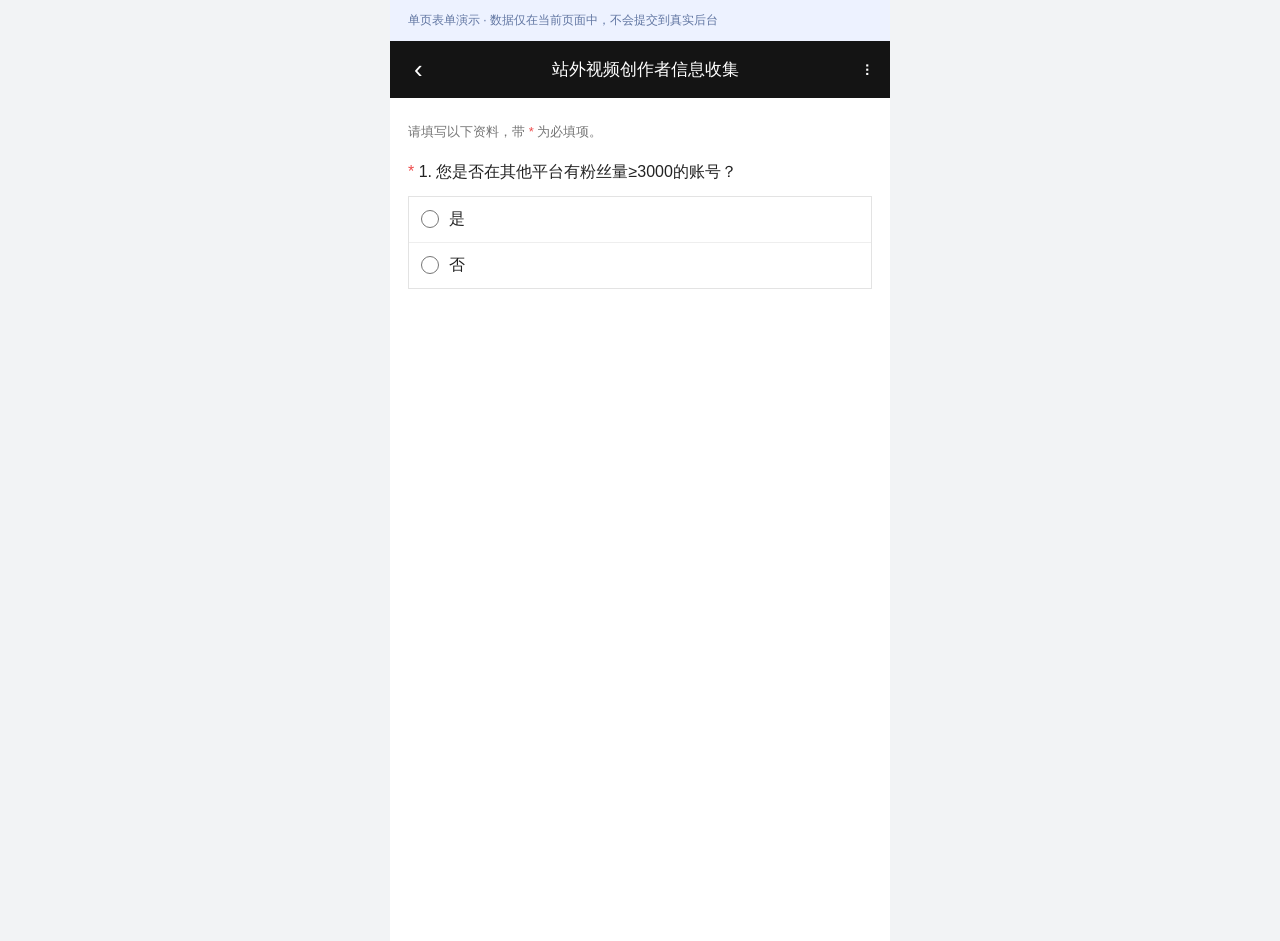
<file: index.html>
<!doctype html><html lang="zh-CN"><head><meta charset="utf-8"><meta name="viewport" content="width=device-width,initial-scale=1"><title>站外视频创作者信息收集</title><style>*{box-sizing:border-box}[hidden]{display:none!important}body{margin:0;font-family:-apple-system,BlinkMacSystemFont,'Microsoft YaHei',sans-serif;background:#f2f3f5;color:#222}.notice{max-width:500px;margin:auto;padding:12px 18px;color:#6176a2;font-size:12px;background:#edf2ff}.phone{max-width:500px;min-height:100vh;margin:auto;background:#fff}header{height:57px;background:#141414;color:white;display:flex;align-items:center;justify-content:space-between;padding:0 18px;font-size:17px}header button{background:none;border:0;color:white;font-size:26px;cursor:pointer}.content{padding:24px 18px 40px}.description{color:#777;font-size:13px;line-height:1.5}.q{padding:18px 0}.label{font-size:16px;margin-bottom:12px;line-height:1.5}.star{color:#ee4b4b}.options{border:1px solid #e3e3e3}.option{display:flex;align-items:center;gap:10px;padding:12px;border-bottom:1px solid #eee}.option:last-child{border:0}input[type=radio],input[type=checkbox]{accent-color:#078ef5;width:18px;height:18px;margin:0}.text{width:100%;height:43px;border:1px solid #ddd;font:inherit;padding:9px}.other{padding:0 12px 12px 40px}.sub{font-size:13px;color:#888;line-height:1.5;margin:0 0 12px}.upload{width:115px;height:90px;border:1px solid #ddd;border-radius:4px;background:white;color:#888;display:flex;flex-direction:column;align-items:center;justify-content:center;cursor:pointer}.upload b{color:#078ef5;font-size:24px}.upload input{position:absolute;width:1px;height:1px;opacity:0}.preview{max-height:100px;max-width:150px;margin-top:10px;display:block}.error{display:none;background:#fcecec;color:#d33;padding:9px;font-size:13px;margin-top:8px}.q.invalid{outline:1px dashed #ed9292;outline-offset:5px}.q.invalid .error{display:block}.submit{width:100%;height:48px;border:0;background:#078ef5;color:white;font-size:17px;cursor:pointer}.mask{display:none;position:fixed;inset:0;background:#0008;align-items:center;justify-content:center;padding:20px}.mask.show{display:flex}.modal{max-width:350px;width:100%;padding:22px;background:white;border-radius:6px;line-height:1.5}.actions{display:flex;justify-content:flex-end;gap:10px;margin-top:24px}.actions button{padding:9px 15px;border:1px solid #ddd;background:white;border-radius:4px}.actions button.primary{background:#078ef5;color:white;border-color:#078ef5}.toast{padding:10px;color:#d33;background:#fff2f2;display:none}.done{display:none;text-align:center;padding:100px 20px}.done strong{display:block;font-size:18px;margin:18px}.exited{display:none;text-align:center;padding:100px 20px}.exited button{border:0;background:#078ef5;color:white;padding:12px}</style></head><body><div class="notice">单页表单演示 · 数据仅在当前页面中，不会提交到真实后台</div><div class="phone"><header><button id="back" aria-label="返回">‹</button><span>站外视频创作者信息收集</span><span>⋮</span></header><form class="content" id="form" novalidate><div class="description">请填写以下资料，带 <span class="star">*</span> 为必填项。</div><section class="q" id="q1"><div class="label"><span class="star">*</span> 1. 您是否在其他平台有粉丝量≥3000的账号？</div><div class="options"><label class="option"><input type="radio" name="q1" value="是">是</label><label class="option"><input type="radio" name="q1" value="否">否</label></div><div class="error"></div></section><section class="q" id="q2" hidden><div class="label"><span class="star">*</span> 2. 粉丝量≥3000的账号是哪个平台？<span class="description">（请选择1—5项，已选择 <span id="num">0</span> 项）</span></div><div class="options" id="platforms"><label class="option"><input type="checkbox" value="抖音">抖音</label><label class="option"><input type="checkbox" value="小红书">小红书</label><label class="option"><input type="checkbox" value="快手">快手</label><label class="option"><input type="checkbox" value="B站">B站</label><label class="option"><input id="otherCheck" type="checkbox" value="其他">其他</label><div class="other" id="otherBox" hidden><input class="text" id="other" maxlength="10" placeholder="请输入平台名称"></div></div><div class="error"></div></section><section class="q" id="q3" hidden><div class="label"><span class="star">*</span> 3. 你的 vx/QQ 联系方式是</div><input class="text" id="contact" maxlength="50" placeholder="请输入联系方式"><div class="error"></div></section><section class="q" id="q4" hidden><div class="label"><span class="star">*</span> 4. 请填写你的 LOFTER 主页链接</div><div class="sub">若上传失败，请使用右上角分享按钮→分享到→浏览器打开。</div><input class="text" id="url" placeholder="请输入主页链接"><div class="error"></div></section><section class="q" id="q5" hidden><div class="label"><span class="star">*</span> 5. 请上传你的个人主页截图</div><div class="sub">任一符合粉丝量≥3000的账号即可；JPG/PNG，1张，不超过50MB。</div><label class="upload"><b>↥</b><span>选择图片</span><input type="file" id="pic1" accept="image/jpeg,image/png"></label><img class="preview" id="preview1" alt="个人主页截图预览" hidden><div class="error"></div></section><section class="q" id="q6" hidden><div class="label"><span class="star">*</span> 6. 请上传你的后台数据截图</div><div class="sub">任一符合粉丝量≥3000的账号即可；JPG/PNG，1张，不超过50MB。</div><label class="upload"><b>↥</b><span>选择图片</span><input type="file" id="pic2" accept="image/jpeg,image/png"></label><img class="preview" id="preview2" alt="后台数据截图预览" hidden><div class="error"></div></section><div class="toast" id="toast"></div><button class="submit" id="submitBtn" type="submit" hidden>提交</button></form><div class="done" id="done">✓<strong>申请已提交</strong>这是演示结果，未发送至真实后台。</div><div class="exited" id="exited">已退出，未提交的内容已清空。<p><button id="restart">重新填写</button></p></div></div><div class="mask" id="mask"><div class="modal">退出后已填写的内容将不保留，确定退出吗？<div class="actions"><button id="stay">继续填写</button><button class="primary" id="leave">确认退出</button></div></div></div><script>
const $=s=>document.querySelector(s);let dirty=false,urls={};function invalid(id,msg){let q=$('#'+id);q.classList.add('invalid');q.querySelector('.error').textContent=msg;return false}function clear(id){let q=$('#'+id);q.classList.remove('invalid');q.querySelector('.error').textContent=''}function resetPic(n){$('#pic'+n).value='';if(urls[n])URL.revokeObjectURL(urls[n]);delete urls[n];$('#preview'+n).hidden=true;$('#preview'+n).removeAttribute('src')}function refreshBranch(){let yes=$('input[name=q1]:checked')?.value==='是';['q2','q3','q4','q5','q6'].forEach(id=>{$('#'+id).hidden=!yes;clear(id)});$('#submitBtn').hidden=!$('input[name=q1]:checked');if(!yes){document.querySelectorAll('#platforms input[type=checkbox]').forEach(x=>x.checked=false);$('#other').value='';$('#otherBox').hidden=true;$('#num').textContent=0;resetPic(1);resetPic(2)}}document.querySelectorAll('input[name=q1]').forEach(x=>x.addEventListener('change',()=>{dirty=true;clear('q1');refreshBranch()}));$('#platforms').addEventListener('change',()=>{let a=[...document.querySelectorAll('#platforms input:checked')];$('#num').textContent=a.length;$('#otherBox').hidden=!$('#otherCheck').checked;if(!$('#otherCheck').checked)$('#other').value='';clear('q2')});$('#form').addEventListener('input',e=>{dirty=true;let q=e.target.closest('.q');if(q)clear(q.id)});[1,2].forEach(n=>$('#pic'+n).addEventListener('change',e=>{let file=e.target.files[0];if(!file)return;let id=n===1?'q5':'q6';if(!['image/jpeg','image/png'].includes(file.type)){resetPic(n);invalid(id,'仅支持 JPG/PNG 格式（示例文案）');return}if(file.size>50*1024*1024){resetPic(n);invalid(id,'文件大小不能超过 50MB');return}if(urls[n])URL.revokeObjectURL(urls[n]);urls[n]=URL.createObjectURL(file);$('#preview'+n).src=urls[n];$('#preview'+n).hidden=false;clear(id)}));$('#form').addEventListener('submit',e=>{e.preventDefault();['q1','q2','q3','q4','q5','q6'].forEach(clear);let ok=true,answer=$('input[name=q1]:checked')?.value;if(answer==='否'){dirty=false;$('#form').style.display='none';$('#done').style.display='block';window.scrollTo(0,0);return}if(!answer){invalid('q1','请选择一项');ok=false}if(answer==='是'){let selected=[...document.querySelectorAll('#platforms input:checked')];if(!selected.length){invalid('q2','此题最少要选择 1 项，您少选择了 1 项');ok=false}else if(selected.length===1&&selected[0].value==='其他'&&($('#other').value.trim().length<2||$('#other').value.trim().length>10)){invalid('q2','请输入 2～10 个字符的平台名称');ok=false}if(!$('#pic1').files.length){invalid('q5','请上传文件');ok=false}if(!$('#pic2').files.length){invalid('q6','请上传文件');ok=false}}if(!$('#contact').value.trim()){invalid('q3','请输入内容');ok=false}let u=$('#url').value.trim();try{let parsed=new URL(u);if(!['http:','https:'].includes(parsed.protocol))throw Error()}catch{invalid('q4',u?'请输入有效的 HTTP 或 HTTPS 链接':'请输入内容');ok=false}if(!ok){document.querySelector('.q.invalid')?.scrollIntoView({behavior:'smooth',block:'center'});return}dirty=false;$('#form').style.display='none';$('#done').style.display='block';window.scrollTo(0,0)});$('#back').onclick=()=>{if(dirty)$('#mask').classList.add('show');else{$('#form').style.display='none';$('#exited').style.display='block'}};$('#stay').onclick=()=>$('#mask').classList.remove('show');$('#leave').onclick=()=>{$('#form').reset();resetPic(1);resetPic(2);refreshBranch();dirty=false;$('#mask').classList.remove('show');$('#form').style.display='none';$('#done').style.display='none';$('#exited').style.display='block';window.scrollTo(0,0)};$('#restart').onclick=()=>{['q1','q2','q3','q4','q5','q6'].forEach(clear);$('#exited').style.display='none';$('#form').style.display='block'};
</script></body></html>
</file>
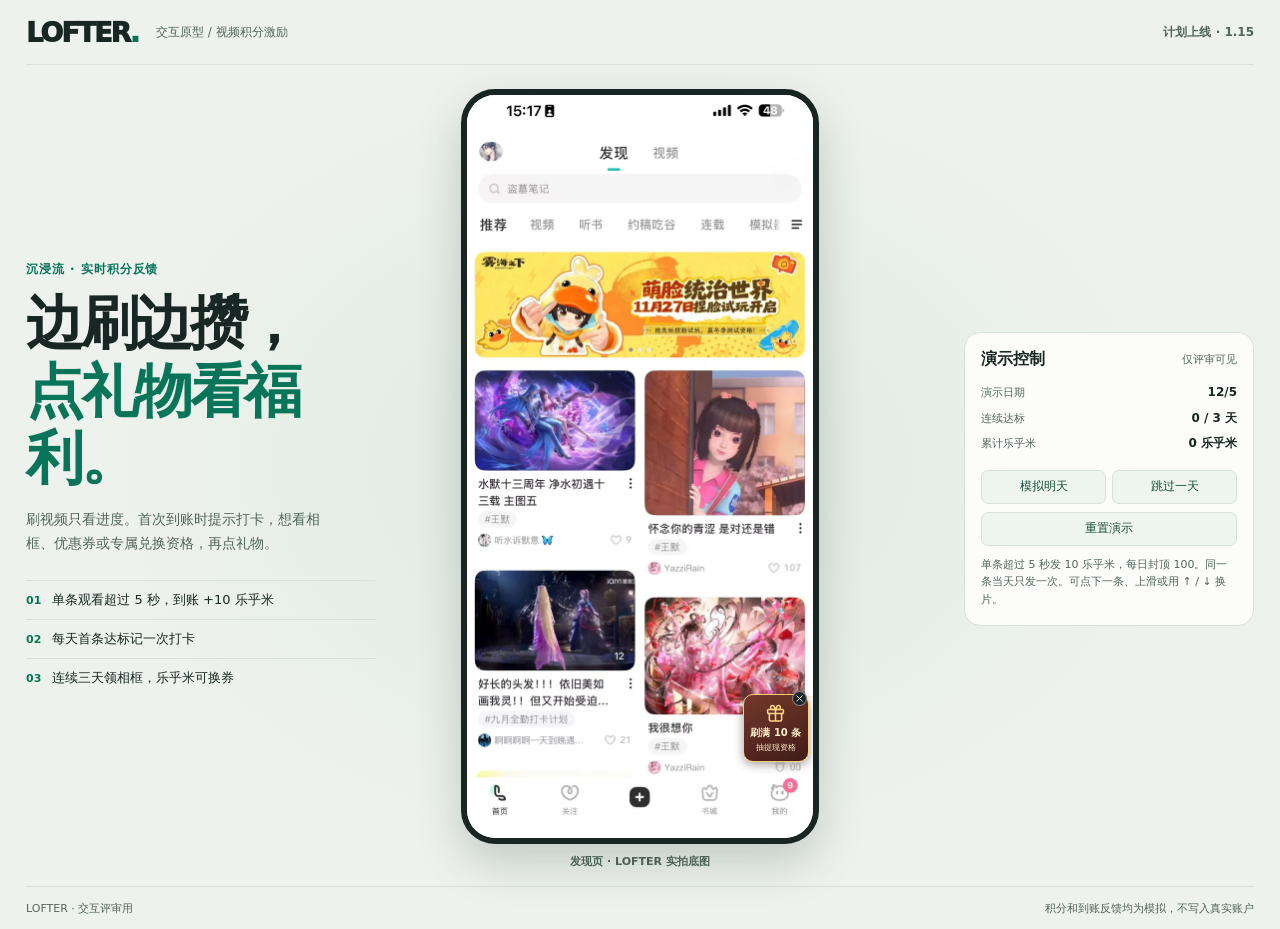
<file: video-reward-demo/index.html>
<!doctype html>
<html lang="zh-CN">
<head>
<meta charset="utf-8">
<meta name="viewport" content="width=device-width, initial-scale=1, viewport-fit=cover">
<title>LOFTER · 视频激励 Demo</title>
<link rel="stylesheet" href="styles.css">
<script defer src="app.js"></script>
</head>
<body>
<svg class="symbols" xmlns="http://www.w3.org/2000/svg" aria-hidden="true">
  <symbol id="i-play" viewBox="0 0 24 24"><path d="m9 5 11 7-11 7Z" fill="currentColor" stroke="none"/></symbol>
  <symbol id="i-back" viewBox="0 0 24 24"><path d="m14 5-7 7 7 7"/></symbol>
  <symbol id="i-down" viewBox="0 0 24 24"><path d="m5 9 7 7 7-7"/></symbol>
  <symbol id="i-close" viewBox="0 0 24 24"><path d="m6 6 12 12M18 6 6 18"/></symbol>
  <symbol id="i-gift" viewBox="0 0 24 24"><rect x="3" y="7.5" width="18" height="4.5" rx="1.2"/><path d="M5 12v7a1.5 1.5 0 0 0 1.5 1.5h11A1.5 1.5 0 0 0 19 19v-7M12 7.5v13M12 7.5H8.5a2.3 2.3 0 1 1 1.7-4L12 7.5Zm0 0h3.5a2.3 2.3 0 1 0-1.7-4L12 7.5Z"/></symbol>
  <symbol id="i-check" viewBox="0 0 24 24"><path d="m5 12 4 4L19 6"/></symbol>
  <symbol id="i-heart" viewBox="0 0 24 24"><path d="M12 20 4 12a4.5 4.5 0 0 1 6.4-6.4L12 7.2l1.6-1.6A4.5 4.5 0 0 1 20 12Z"/></symbol>
  <symbol id="i-frame" viewBox="0 0 24 24"><rect x="3" y="3" width="18" height="18" rx="5"/><circle cx="12" cy="10" r="2.5"/><path d="M7 17a5 5 0 0 1 10 0"/></symbol>
  <symbol id="i-coupon" viewBox="0 0 24 24"><path d="M4 6h16v4a2 2 0 0 0 0 4v4H4v-4a2 2 0 0 0 0-4V6Zm10 1v2m0 2v2m0 2v2"/></symbol>
  <symbol id="i-key" viewBox="0 0 24 24"><circle cx="8" cy="9" r="4"/><path d="m11 12 8 8m-4-4 2-2m0 4 2-2"/></symbol>
</svg>
<header class="mast wrap"><b>LOFTER<span>.</span></b><span>交互原型 / 视频积分激励</span><small>计划上线 · 1.15</small></header>
<main class="workspace wrap">
  <aside class="intro" aria-label="原型说明">
    <div class="eyebrow">沉浸流 · 实时积分反馈</div>
    <h1>边刷边攒，<br><span>点礼物看福利。</span></h1>
    <p>刷视频只看进度。首次到账时提示打卡，想看相框、优惠券或专属兑换资格，再点礼物。</p>
    <ol><li><b>01</b> 单条观看超过 5 秒，到账 +10 乐乎米</li><li><b>02</b> 每天首条达标记一次打卡</li><li><b>03</b> 连续三天领相框，乐乎米可换券</li></ol>
  </aside>
  <div class="preview">
    <div class="device" aria-label="LOFTER 手机原型">
      <div class="discovery" id="discovery">
        <div class="discovery-screen">
          <img class="discovery-shot" src="media/lofter-discovery.png" alt="LOFTER 发现页，包含顶部发现和视频标签、搜索栏、推荐 Banner、双列内容与底部导航">
          <button class="hotspot video-tab" id="feedTab" aria-label="视频"></button>
          <button class="hotspot first-card" id="firstCard" aria-label="打开推荐视频"></button>
          <button class="home-edge" id="homeEdge" aria-label="刷满 10 条，抽提现资格">
            <svg aria-hidden="true"><use href="#i-gift"/></svg><b>刷满 10 条</b><small>抽提现资格</small>
          </button>
          <button class="edge-close" id="hideEntry" aria-label="关闭首页活动入口"><svg><use href="#i-close"/></svg></button>
        </div>
      </div>
      <div class="player" id="player" hidden>
        <video id="video" playsinline muted preload="auto" loop aria-label="演示视频"></video>
        <button class="playfield" id="playfield" aria-label="暂停视频"><span id="playBadge" class="play-badge" hidden><svg><use href="#i-play"/></svg></span></button>
        <div class="video-shade" aria-hidden="true"></div>
        <header class="player-nav"><button id="back" aria-label="返回发现页"><svg><use href="#i-back"/></svg></button><b>推荐</b></header>
        <div class="reward-rail" id="rewardRail">
          <button class="hang" id="rewardOpen" aria-label="查看打卡和奖励" aria-expanded="false" aria-controls="rewardPanel">
            <span class="ring-wrap" aria-hidden="true"><svg class="ring" viewBox="0 0 50 50"><circle class="ring-track" cx="25" cy="25" r="22"/><circle class="ring-progress" id="ring" cx="25" cy="25" r="22" pathLength="100"/></svg><span class="ring-center"><svg><use id="ringIcon" href="#i-gift"/></svg></span></span>
            <b id="hangWord">今日 0/10 条</b>
          </button>
          <button class="hang-close" id="hideReward" aria-label="关闭视频奖励挂件"><svg><use href="#i-close"/></svg></button>
          <div class="reward-hint" id="rewardHint" hidden><b id="hintTitle"></b><small id="hintDetail"></small></div>
          <section class="reward-panel" id="rewardPanel" aria-labelledby="panelTitle" hidden>
            <header class="panel-header"><div><h2 id="panelTitle" tabindex="-1">视频好礼</h2><p>可用 <b id="panelBalance">0</b> 乐乎米</p></div><button class="panel-close" id="panelClose" aria-label="收起视频好礼"><svg><use href="#i-close"/></svg></button></header>
            <div class="panel-streak"><b id="panelStreak">连续打卡 0/3 天</b><ol id="daySteps"><li>第 1 天</li><li>第 2 天</li><li>第 3 天</li></ol><p id="panelNext"></p></div>
            <ul class="panel-rewards">
              <li><svg aria-hidden="true"><use href="#i-frame"/></svg><div><b>限定头像框</b><small>连续打卡 3 天免费领</small></div><button id="claimFrame" disabled>未解锁</button></li>
              <li><svg aria-hidden="true"><use href="#i-coupon"/></svg><div><b>小黄车优惠券</b><small id="couponDescription">100 乐乎米兑换</small></div><button id="redeemCoupon" disabled>未攒够</button></li>
              <li><svg aria-hidden="true"><use href="#i-key"/></svg><div><b>乐乎米专属兑换权</b><small id="permissionDescription">仅受邀用户开放</small></div><span id="permissionState" class="panel-tag">受邀开放</span></li>
            </ul>
            <p class="panel-status" id="panelStatus" role="status" hidden></p>
          </section>
        </div>
        <button class="quiet-open" id="quietOpen" aria-label="恢复奖励挂件" hidden><svg aria-hidden="true"><use href="#i-gift"/></svg></button>
        <span class="sr-only" id="announce" role="status"></span>
        <div class="social">
          <button id="like" aria-label="点赞" aria-pressed="false"><svg><use href="#i-heart"/></svg><span id="likeCount"></span></button>
          <button id="next" aria-label="下一条视频"><svg><use href="#i-down"/></svg><span>下一条</span></button>
        </div>
        <div class="video-copy"><span id="videoTag"></span><b id="videoAuthor"></b><p id="caption"></p><small>上滑看下一条</small></div>
      </div>
    </div>
    <p class="device-caption" id="viewLabel">发现页 · LOFTER 实拍底图</p>
  </div>
  <aside class="review" aria-label="演示控制">
    <div class="review-card">
      <div class="review-title"><h2>演示控制</h2><small>仅评审可见</small></div>
      <dl><div><dt>演示日期</dt><dd id="dayStat"></dd></div><div><dt>连续达标</dt><dd id="doneStat">0 / 3 天</dd></div><div><dt>累计乐乎米</dt><dd id="pointsStat">0 乐乎米</dd></div></dl>
      <div class="review-days"><button id="tomorrow">模拟明天</button><button id="skipDay">跳过一天</button></div>
      <button class="reset" id="reset">重置演示</button>
      <p>单条超过 5 秒发 10 乐乎米，每日封顶 100。同一条当天只发一次。可点下一条、上滑或用 ↑ / ↓ 换片。</p>
    </div>
  </aside>
</main>
<footer class="foot wrap"><span>LOFTER · 交互评审用</span><span>积分和到账反馈均为模拟，不写入真实账户</span></footer>
</body>
</html>
</file>
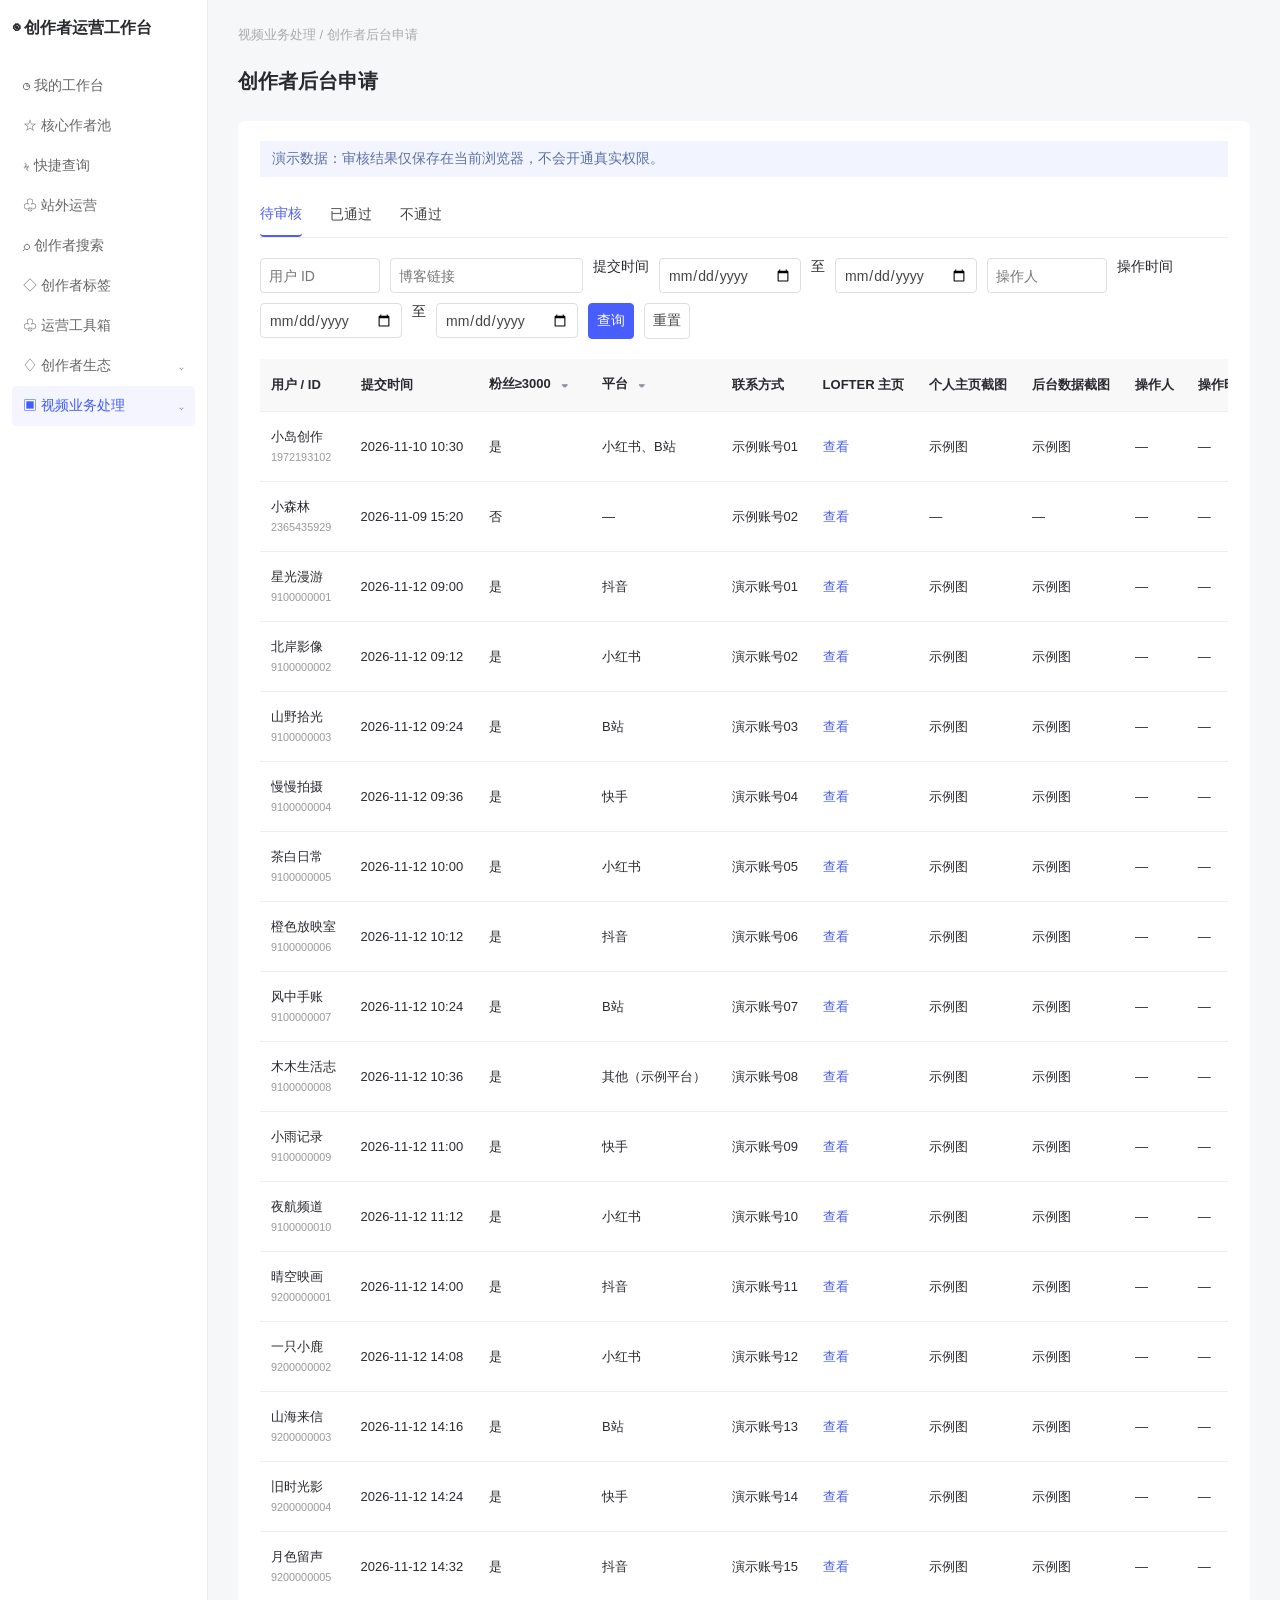
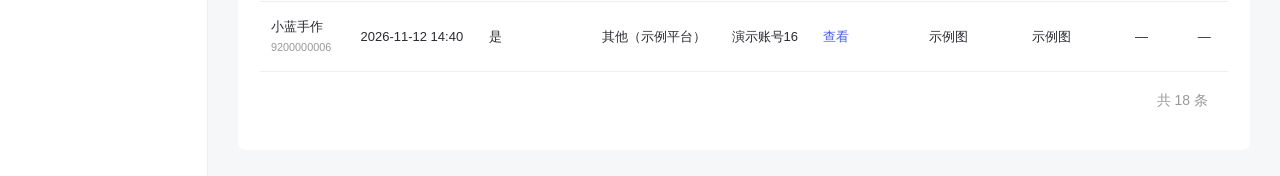
<file: review.html>
<!doctype html><html lang="zh-CN"><head><meta charset="utf-8"><title>创作者后台申请审核</title><meta name="viewport" content="width=device-width,initial-scale=1"><style>*{box-sizing:border-box}body{margin:0;font:14px 'Microsoft YaHei',sans-serif;color:#292a2f;background:#f6f7f9;display:flex}aside{width:208px;background:white;border-right:1px solid #eee;min-height:100vh;flex-shrink:0;padding:18px 12px}.brand{font-size:16px;font-weight:600;margin:0 0 27px}.nav{padding:11px;color:#666}.nav.sel{background:#f4f5ff;color:#405cff;border-radius:5px}.nav-toggle{display:flex;width:100%;align-items:center;justify-content:space-between;text-align:left;border:0;background:transparent;font:inherit;cursor:pointer}.nav-toggle .arrow{font-size:12px;transition:transform .15s}.nav-toggle[aria-expanded="true"] .arrow{transform:rotate(180deg)}.sub-muted{color:#666}.sub{padding:9px 10px 9px 25px;color:#5363ea;font-size:13px}main{padding:26px 30px;min-width:0;flex:1}.crumb{color:#aaa;font-size:13px}.panel{background:#fff;margin-top:26px;padding:20px 22px;border-radius:7px}h2{font-size:20px;margin:24px 0}.banner{background:#f2f5ff;color:#5d70a6;padding:9px 12px;margin-bottom:16px}.tabs{display:flex;gap:28px;border-bottom:1px solid #eee}.tab{border:0;background:white;padding:12px 0;color:#444;cursor:pointer}.tab.active{border-bottom:2px solid #4e5dfc;color:#4e5dfc}.filters{display:flex;flex-wrap:wrap;gap:10px;padding:20px 0}.filters input,.filters select,button,textarea{font:inherit;border:1px solid #dedfe5;border-radius:4px;padding:8px;background:white;color:#444}input,select{height:35px}input[type=date]{width:142px}input.small{width:120px}button{cursor:pointer}.primary{background:#495eff;color:white;border-color:#495eff}.filter-wrap{display:inline-block;position:relative;margin-left:5px;width:18px;height:22px;vertical-align:middle}.header-filter{position:absolute;inset:0;width:100%;height:100%;opacity:0;cursor:pointer}.filter-icon{display:block;color:#8b90a0;font-size:14px;line-height:22px;text-align:center;pointer-events:none}.filter-value{color:#4a60e9;font-weight:normal;margin-left:3px}.tablewrap{overflow:auto}table{border-collapse:collapse;width:100%;min-width:1150px}th,td{text-align:left;padding:15px 11px;border-bottom:1px solid #eee;font-size:13px}th{background:#f8f8f9;white-space:nowrap}td{line-height:1.5}small{color:#999}a,.link{color:#4a60e9;cursor:pointer;text-decoration:none;background:none;border:0;padding:0;margin-right:10px}footer{text-align:right;color:#999;padding:20px}.mask{display:none;position:fixed;inset:0;background:#0006;justify-content:center;align-items:center}.mask.open{display:flex}.modal{width:600px;max-height:85vh;overflow:auto;background:white;border-radius:6px;padding:24px}.modal h3{margin:0 0 15px}.row{display:flex;border-bottom:1px solid #eee;padding:10px 0}.label{color:#999;width:155px;flex-shrink:0}.bodytext{white-space:pre-wrap;overflow-wrap:anywhere}.foot{text-align:right;margin-top:20px}.foot button{margin-left:8px}.tip{font-size:12px;color:#999}.empty{text-align:center;color:#999;padding:60px}textarea{width:100%;resize:vertical}</style></head><body><aside><div class="brand">◉ 创作者运营工作台</div><div class="nav">◷ 我的工作台</div><div class="nav">☆ 核心作者池</div><div class="nav">ϟ 快捷查询</div><div class="nav">♧ 站外运营</div><div class="nav">⌕ 创作者搜索</div><div class="nav">◇ 创作者标签</div><div class="nav">♧ 运营工具箱</div><button class="nav nav-toggle" type="button" aria-expanded="false" aria-controls="eco-menu">♢ 创作者生态 <span class="arrow">⌄</span></button><div id="eco-menu" class="nav-children" hidden><div class="sub sub-muted">达人认证</div></div><button class="nav nav-toggle sel" type="button" aria-expanded="false" aria-controls="review-menu">▣ 视频业务处理 <span class="arrow">⌄</span></button><div id="review-menu" class="nav-children" hidden><div class="sub">创作者后台申请</div></div></aside><main><div class="crumb">视频业务处理 / 创作者后台申请</div><h2>创作者后台申请</h2><div class="panel"><div class="banner">演示数据：审核结果仅保存在当前浏览器，不会开通真实权限。</div><div class="tabs" id="tabs"><button class="tab active" data-status="待审核">待审核</button><button class="tab" data-status="已通过">已通过</button><button class="tab" data-status="不通过">不通过</button></div><div class="filters"><input id="uid" class="small" placeholder="用户 ID"><input id="blog" placeholder="博客链接"><span>提交时间</span><input id="start" type="date"><span>至</span><input id="end" type="date"><input id="operator" class="small" placeholder="操作人"><span>操作时间</span><input id="opstart" type="date"><span>至</span><input id="opend" type="date"><button class="primary" id="search">查询</button><button id="reset">重置</button></div><div id="error" style="color:#d44"></div><div class="tablewrap"><table><thead><tr><th>用户 / ID</th><th>提交时间</th><th><span>粉丝≥3000</span><span class="filter-wrap"><select id="answer" class="header-filter" aria-label="筛选粉丝量"><option value="">全部</option><option>是</option><option>否</option></select><span class="filter-icon" aria-hidden="true">▾</span></span><span class="filter-value" id="answer-value"></span></th><th><span>平台</span><span class="filter-wrap"><select id="platform" class="header-filter" aria-label="筛选平台"><option value="">全部</option><option>抖音</option><option>小红书</option><option>快手</option><option>B站</option><option>其他</option></select><span class="filter-icon" aria-hidden="true">▾</span></span><span class="filter-value" id="platform-value"></span></th><th>联系方式</th><th>LOFTER 主页</th><th>个人主页截图</th><th>后台数据截图</th><th>操作人</th><th>操作时间</th><th>操作</th></tr></thead><tbody id="rows"></tbody></table></div><footer id="count"></footer></div></main><div id="mask" class="mask"><div class="modal"><h3 id="title"></h3><div id="details"></div><div id="actions" class="foot"></div></div></div><script>
document.querySelectorAll('.nav-toggle').forEach(btn=>btn.addEventListener('click',()=>{const target=document.getElementById(btn.getAttribute('aria-controls'));const expanded=btn.getAttribute('aria-expanded')==='true';btn.setAttribute('aria-expanded',String(!expanded));target.hidden=expanded}));
const seed=[{id:'1972193102',name:'小岛创作',date:'2026-11-10 10:30',answer:'是',platform:['小红书','B站'],other:'',contact:'示例账号01',blog:'https://example.lofter.com',pic1:'示例个人主页截图',pic2:'示例后台数据截图',status:'待审核',operator:'',time:''},{id:'2365435929',name:'小森林',date:'2026-11-09 15:20',answer:'否',platform:[],other:'',contact:'示例账号02',blog:'https://forest.lofter.com',pic1:'',pic2:'',status:'待审核',operator:'',time:''},{id:'2876590211',name:'绘光',date:'2026-11-08 12:20',answer:'是',platform:['其他'],other:'示例平台',contact:'示例账号03',blog:'https://demo.lofter.com',pic1:'示例个人主页截图',pic2:'示例后台数据截图',status:'已通过',operator:'运营小林',time:'2026-11-09 11:20'}];let data;try{data=JSON.parse(localStorage.getItem('creator-review-v2'))||seed}catch{data=seed}const addedProfiles=[['星光漫游','抖音'],['北岸影像','小红书'],['山野拾光','B站'],['慢慢拍摄','快手'],['茶白日常','小红书'],['橙色放映室','抖音'],['风中手账','B站'],['木木生活志','其他'],['小雨记录','快手'],['夜航频道','小红书']];
const migrationKey='creator-review-added-20261112';
if(!localStorage.getItem(migrationKey)){const ids=new Set(data.map(x=>x.id));addedProfiles.forEach(([name,platform],i)=>{let id='91000000'+String(i+1).padStart(2,'0');if(!ids.has(id))data.push({id,name,date:'2026-11-12 '+String(9+Math.floor(i/4)).padStart(2,'0')+':'+String((i%4)*12).padStart(2,'0'),answer:'是',platform:[platform],other:platform==='其他'?'示例平台':'',contact:'演示账号'+String(i+1).padStart(2,'0'),blog:'https://example.lofter.com',pic1:'示例个人主页截图',pic2:'示例后台数据截图',status:'待审核',operator:'',time:''})});localStorage.setItem('creator-review-v2',JSON.stringify(data));localStorage.setItem(migrationKey,'1')}
const extraSix=[['晴空映画','抖音'],['一只小鹿','小红书'],['山海来信','B站'],['旧时光影','快手'],['月色留声','抖音'],['小蓝手作','其他']];const extraKey='creator-review-added-six-20261112';if(!localStorage.getItem(extraKey)){const existing=new Set(data.map(x=>x.id));extraSix.forEach(([name,platform],i)=>{let id='92000000'+String(i+1).padStart(2,'0');if(!existing.has(id))data.push({id,name,date:'2026-11-12 14:'+String(i*8).padStart(2,'0'),answer:'是',platform:[platform],other:platform==='其他'?'示例平台':'',contact:'演示账号'+String(i+11),blog:'https://example.lofter.com',pic1:'示例个人主页截图',pic2:'示例后台数据截图',status:'待审核',operator:'',time:''})});localStorage.setItem('creator-review-v2',JSON.stringify(data));localStorage.setItem(extraKey,'1')}
let status='待审核',f={};const $=s=>document.querySelector(s);const esc=s=>String(s||'').replace(/[&<>"']/g,c=>({'&':'&amp;','<':'&lt;','>':'&gt;','"':'&quot;',"'":'&#39;'}[c]));function matches(x){return x.status===status&&(!f.uid||x.id.includes(f.uid))&&(!f.blog||x.blog.includes(f.blog))&&(!f.answer||x.answer===f.answer)&&(!f.platform||x.platform.includes(f.platform))&&(!f.operator||x.operator.includes(f.operator))&&(!f.start||x.date.slice(0,10)>=f.start)&&(!f.end||x.date.slice(0,10)<=f.end)&&(!f.opstart||(x.time&&x.time.slice(0,10)>=f.opstart))&&(!f.opend||(x.time&&x.time.slice(0,10)<=f.opend))}function render(){let list=data.filter(matches);$('#rows').innerHTML=list.length?list.map(x=>`<tr><td>${esc(x.name)}<br><small>${esc(x.id)}</small></td><td>${esc(x.date)}</td><td>${esc(x.answer)}</td><td>${esc(x.platform.join('、')||'—')}${x.other?'（'+esc(x.other)+'）':''}</td><td>${esc(x.contact)}</td><td><button class="link" data-detail="${x.id}">查看</button></td><td>${x.pic1?'示例图':'—'}</td><td>${x.pic2?'示例图':'—'}</td><td>${esc(x.operator||'—')}</td><td>${esc(x.time||'—')}</td><td><button class="link" data-detail="${x.id}">详情</button>${x.status==='待审核'?`<button class="link" data-act="通过" data-id="${x.id}">通过</button><button class="link" data-act="不通过" data-id="${x.id}">不通过</button>`:'—'}</td></tr>`).join(''):'<tr><td colspan="11" class="empty">暂无符合条件的申请</td></tr>';$('#count').textContent='共 '+list.length+' 条'}$('#tabs').onclick=e=>{if(!e.target.dataset.status)return;document.querySelector('.tab.active').classList.remove('active');e.target.classList.add('active');status=e.target.dataset.status;render()};$('#search').onclick=()=>{let a={};['uid','blog','start','end','answer','platform','operator','opstart','opend'].forEach(k=>a[k]=$('#'+k).value.trim());if((a.start&&a.end&&a.start>a.end)||(a.opstart&&a.opend&&a.opstart>a.opend)){$('#error').textContent='开始日期不能晚于结束日期';return}$('#error').textContent='';f=a;render()};['answer','platform'].forEach(k=>$('#'+k).addEventListener('change',()=>{f[k]=$('#'+k).value;$('#'+k+'-value').textContent=f[k]?' '+f[k]:'';render()}));$('#reset').onclick=()=>{document.querySelectorAll('.filters input,.filters select,.header-filter').forEach(x=>x.value='');['answer','platform'].forEach(k=>$('#'+k+'-value').textContent='');f={};$('#error').textContent='';render()};function close(){$('#mask').classList.remove('open')}function open(x){$('#title').textContent='申请详情';let values=[['用户',x.name+'（'+x.id+'）'],['提交时间',x.date],['是否有粉丝≥3000账号',x.answer],['符合条件的平台',x.platform.join('、')+(x.other?'（'+x.other+'）':'')],['vx/QQ 联系方式',x.contact],['LOFTER 主页链接',x.blog],['个人主页截图',x.pic1],['后台数据截图',x.pic2],['操作人',x.operator],['操作时间',x.time],['审核状态',x.status],...(x.status==='不通过'?[['不通过原因',x.reason||'—']]:[])];$('#details').innerHTML=values.map(([k,v])=>`<div class="row"><span class="label">${k}</span><span class="bodytext">${esc(v||'—')}</span></div>`).join('')+'<p class="tip">截图和链接均为模拟资料。</p>';$('#actions').innerHTML='<button id="close">关闭</button>'+(x.status==='待审核'?'<button id="reject">不通过</button><button id="approve" class="primary">通过</button>':'');$('#close').onclick=close;if(x.status==='待审核'){$('#approve').onclick=()=>act(x,'通过');$('#reject').onclick=()=>act(x,'不通过')}$('#mask').classList.add('open')}function act(x,a){$('#title').textContent='确认'+a;$('#details').innerHTML='<p>'+ (a==='通过'?'通过后将触发创作者平台权限开通。':'请填写不通过原因（选填，最多50字）。')+'</p>'+(a==='不通过'?'<label for="reason">不通过原因</label><textarea id="reason" maxlength="50" rows="3" placeholder="请输入不通过原因"></textarea><div class="tip" id="reason-count">0/50</div>':'')+'<p class="tip">仅模拟状态变更，未连接真实审核或权限接口。</p>';if(a==='不通过'){$('#reason').addEventListener('input',()=>{$('#reason-count').textContent=$('#reason').value.length+'/50'})}$('#actions').innerHTML='<button id="cancel">取消</button><button id="confirm" class="primary">确认</button>';$('#cancel').onclick=close;$('#confirm').onclick=()=>{if(x.status!=='待审核'){close();render();return}x.status=a==='通过'?'已通过':'不通过';if(a==='不通过')x.reason=$('#reason').value.trim();x.operator='演示运营';let t=new Date();x.time=t.getFullYear()+'-'+String(t.getMonth()+1).padStart(2,'0')+'-'+String(t.getDate()).padStart(2,'0')+' '+String(t.getHours()).padStart(2,'0')+':'+String(t.getMinutes()).padStart(2,'0');localStorage.setItem('creator-review-v2',JSON.stringify(data));close();render()};$('#mask').classList.add('open')}$('#rows').onclick=e=>{let id=e.target.dataset.detail||e.target.dataset.id;if(!id)return;let x=data.find(x=>x.id===id);if(e.target.dataset.act)act(x,e.target.dataset.act);else open(x)};render();</script></body></html>
</file>
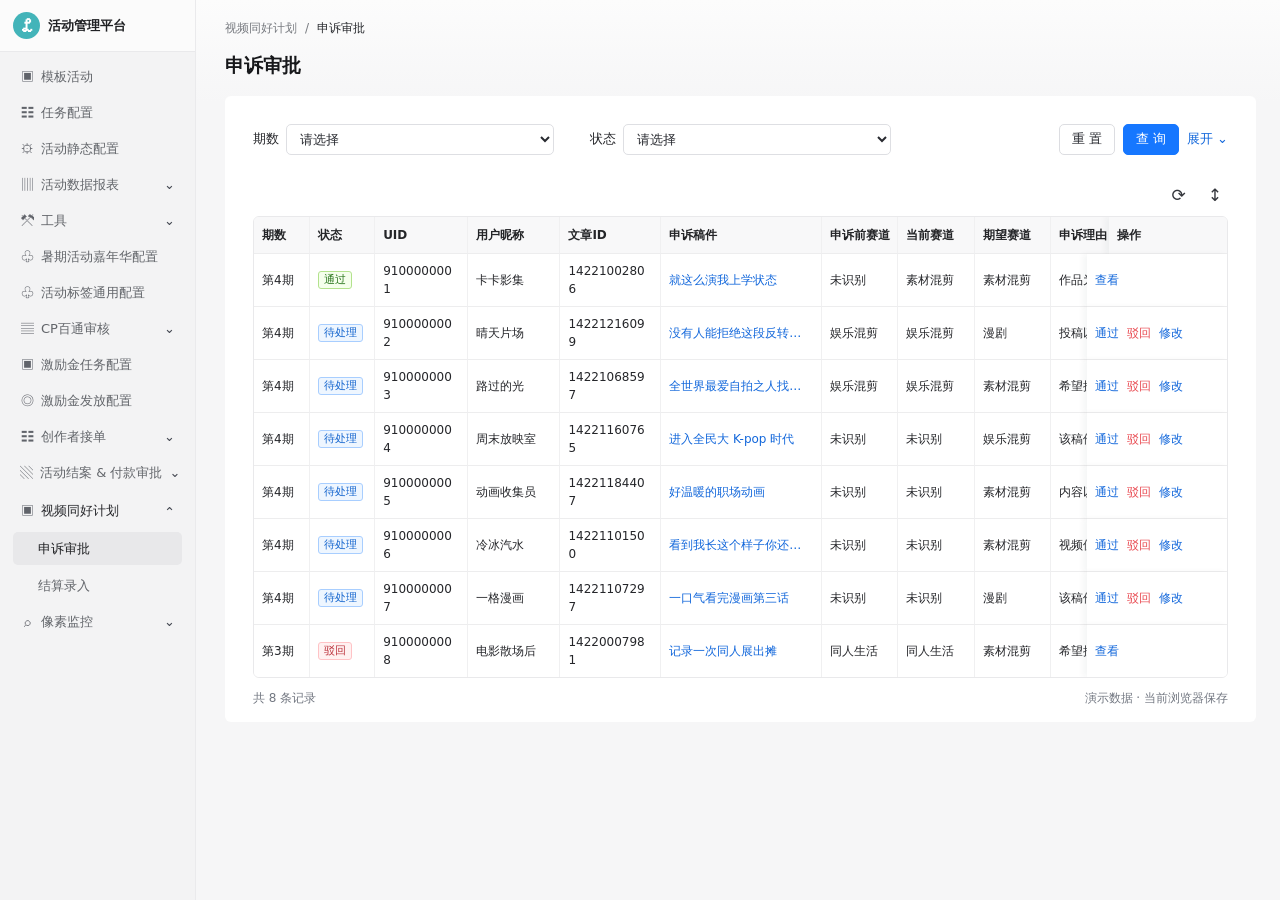
<file: track-appeal.html>
<!doctype html>
<html lang="zh-CN">
<head>
<meta charset="utf-8">
<meta name="viewport" content="width=device-width, initial-scale=1">
<title>视频同好计划 · 申诉审批</title>
<style>
:root{color-scheme:light;--blue:#1677ff;--ink:#25262a;--muted:#727781;--line:#e9e9eb;--head:#f8f8f9;--red:#e94d54}
*{box-sizing:border-box}body{margin:0;background:#f6f6f7;color:var(--ink);font:13px/1.5 "Microsoft YaHei","PingFang SC",system-ui,sans-serif}button,input,select,textarea{font:inherit}button{cursor:pointer}button:disabled{cursor:not-allowed}button:focus-visible,select:focus-visible,input:focus-visible,textarea:focus-visible,summary:focus-visible{outline:2px solid #69aaff;outline-offset:2px}[hidden]{display:none!important}
.shell{display:grid;grid-template-columns:196px minmax(0,1fr);min-height:100vh}.sidebar{position:sticky;top:0;height:100vh;background:#f3f3f4;border-right:1px solid #eaeaec}.brand{height:52px;display:flex;align-items:center;gap:8px;padding:0 13px;background:#fbfbfb;border-bottom:1px solid var(--line);font-weight:700;color:#202124;white-space:nowrap}.logo{display:grid;place-items:center;flex:none;width:27px;height:27px;border-radius:50%;background:#43b4b9;color:white;font-size:19px;font-family:Georgia,serif}.menu{height:calc(100% - 52px);overflow:auto;padding:7px 13px}.menu-item,.submenu,summary{display:flex;align-items:center;gap:7px;min-height:36px;padding:0 7px;white-space:nowrap;color:#62656a}.menu-icon{width:14px;display:inline-block;text-align:center;color:#60636a;font-family:Arial,sans-serif}.arrow{margin-left:auto;color:#424650}.group{margin-top:2px}.group summary{cursor:pointer;color:#25262a;list-style:none}.group summary::-webkit-details-marker{display:none}.group[open] .arrow{transform:rotate(180deg)}.submenu{padding-left:25px;border-radius:5px}.submenu.active{width:100%;border:0;background:#e8e8ea;color:#1f2023;text-align:left;min-height:33px;margin:3px 0}.main{min-width:0;padding:19px 24px 24px 29px;background:linear-gradient(#fcfcfc,#f6f6f7 103px)}.crumb{display:flex;gap:8px;align-items:center;color:#787b80;font-size:12px}.crumb strong{font-weight:500;color:#282a2e}.page-title{display:flex;align-items:center;justify-content:space-between;gap:12px;margin:14px 0 16px;flex-wrap:wrap}h1,h2,p{margin:0}h1{font-size:19px;color:#17181b}h2{font-size:16px}.title-actions,.actions,.filter-actions{display:flex;align-items:center;gap:8px;flex-wrap:wrap}.btn{display:inline-flex;align-items:center;justify-content:center;gap:5px;min-height:31px;padding:3px 12px;border:1px solid #dcdde1;background:#fff;border-radius:5px;color:#292b31;white-space:nowrap}.btn:hover{border-color:var(--blue);color:var(--blue)}.primary{background:var(--blue);border-color:var(--blue);color:white}.primary:hover{background:#095fe5;border-color:#095fe5;color:white}.btn:disabled{background:#f3f3f4;color:#8a8e95;border-color:#e6e6e8}.link{padding:0;border:0;background:none;color:#1267db;white-space:nowrap}.link:hover{text-decoration:underline}.link.danger{color:var(--red)}.link:disabled{color:#8b8f95;text-decoration:none}.phase{color:#875a10;background:#fff8e8;border-color:#f5e0ac}.phase:hover{color:#7e5008;border-color:#e0be77}
.panel{padding:26px 28px 15px;background:#fff;border-radius:6px;min-width:0}.filters{display:grid;grid-template-columns:minmax(160px,1fr) minmax(160px,1fr) minmax(182px,1fr);gap:12px 36px;align-items:center;margin:2px 0 25px}.field-inline{display:flex;gap:7px;align-items:center;white-space:nowrap}.field-inline input,.field-inline select{min-width:0;width:100%}.filter-actions{justify-content:flex-end}input,select,textarea{border:1px solid #dedfe3;border-radius:5px;padding:5px 9px;background:#fff;color:#282a30;min-height:31px}input::placeholder,textarea::placeholder{color:#858990}select{padding-right:24px}.extra{display:contents}.tools{min-height:31px;display:flex;justify-content:flex-end;align-items:center;gap:10px;margin-bottom:5px}.icon-btn{border:0;background:white;color:#34363c;font-size:17px;line-height:1;padding:4px 6px;border-radius:3px}.icon-btn:hover{background:#eff5ff;color:var(--blue)}
.table-wrap{width:100%;overflow:auto;border:1px solid var(--line);border-radius:6px;scrollbar-width:thin;scrollbar-color:#c2c4c8 #f6f6f7}table{border-collapse:separate;border-spacing:0;width:100%;min-width:1414px;table-layout:fixed;font-size:12px}th,td{padding:8px 8px;height:49px;text-align:left;vertical-align:middle;overflow-wrap:anywhere;border-bottom:1px solid #ededee;border-right:1px solid #f0f0f1}th{background:var(--head);height:37px;font-weight:650;color:#242528;white-space:nowrap}tr:last-child td{border-bottom:0}td{background:#fff}tbody tr:hover td{background:#f7faff}th:last-child,td:last-child{position:sticky;right:0;border-right:0;box-shadow:-4px 0 6px #1e28330b}td:last-child .actions{gap:8px;flex-wrap:nowrap}.clip{overflow:hidden;text-overflow:ellipsis;white-space:nowrap;display:block}.subject{max-width:100%;overflow:hidden;text-overflow:ellipsis;vertical-align:bottom}.status{display:inline-flex;padding:0 5px;border:1px solid;border-radius:3px;white-space:nowrap;font-size:11px}.status.pending{color:#1465ce;background:#eef6ff;border-color:#a8ceff}.status.passed{color:#29751c;background:#f5ffec;border-color:#b3e28d}.status.rejected{color:#bd3740;background:#fff1f1;border-color:#ffc3c6}.empty{color:var(--muted);padding:33px;text-align:center}.table-footer{display:flex;justify-content:space-between;align-items:center;margin-top:11px;gap:8px;color:var(--muted);font-size:12px}.compact td{height:39px;padding-top:4px;padding-bottom:4px}
dialog{padding:0;width:min(500px,calc(100% - 24px));max-height:calc(100% - 24px);overflow:auto;border:0;border-radius:8px;box-shadow:0 16px 48px #0003;color:var(--ink)}dialog::backdrop{background:#13192352}.modal-head{display:flex;align-items:center;justify-content:space-between;gap:12px;padding:16px 20px;border-bottom:1px solid var(--line)}.modal-body{padding:17px 20px}.modal-foot{display:flex;justify-content:flex-end;gap:8px;padding:12px 20px;border-top:1px solid var(--line)}.form-field{display:grid;gap:6px;margin-bottom:14px}.form-field textarea{min-height:96px;resize:vertical}.form-field:last-child{margin-bottom:0}.required,.error{color:#bd3039}.error{min-height:1em;margin:5px 0 0}.hint,.minor{color:var(--muted);font-size:12px}.notice{background:#eef5ff;color:#24528c;border:1px solid #d9e9ff;border-radius:5px;padding:9px 10px;margin:0 0 13px}.notice.warning{color:#805619;background:#fff8e8;border-color:#f8e1ae}.facts{display:grid;grid-template-columns:max-content minmax(0,1fr);gap:8px 17px;margin:0 0 14px}.facts dt{color:var(--muted)}.facts dd{margin:0;overflow-wrap:anywhere;white-space:pre-wrap}.log{margin-top:13px;padding-top:11px;border-top:1px solid var(--line)}.log ul{margin:6px 0 0;padding-left:18px}.log li+li{margin-top:6px}.choice{display:flex;align-items:center;gap:9px;border:1px solid var(--line);border-radius:5px;padding:7px 9px;margin:0 0 8px;cursor:pointer}.choice input{min-height:0;margin:0;accent-color:var(--blue)}.choice b{display:block}.choice:has(:checked){background:#f1f7ff;border-color:#9dc8ff}.confirm{position:fixed;inset:auto;margin:0;width:249px;overflow:visible}.confirm::after{content:"";position:absolute;left:var(--pointer,50%);bottom:-5px;width:10px;height:10px;background:white;transform:translateX(-50%) rotate(45deg);z-index:-1}.confirm.below::after{top:-5px;bottom:auto}.confirm::backdrop{background:transparent}.confirm .modal-body{padding:12px}.confirm .modal-foot{border:0;padding:0 12px 10px}.confirm-text{display:flex;align-items:center;gap:7px;font-size:14px}.warn-dot{display:inline-grid;place-items:center;width:16px;height:16px;border-radius:50%;background:#ffac16;color:#fff;font-weight:bold;font-size:11px;flex:none}.confirm .hint{margin:5px 0 0 23px}.toast{position:fixed;z-index:3;top:14px;left:50%;transform:translateX(-50%);padding:9px 16px;background:#fff;border:1px solid #dcebd7;border-radius:6px;box-shadow:0 6px 20px #0002;color:#226324}.toast.failure{border-color:#ffc3c6;color:#aa2830}
.creator-main{min-height:100vh;background:#f6f7f9}.creator-bar{display:flex;align-items:center;justify-content:space-between;gap:10px;padding:12px max(18px,calc((100% - 760px)/2));background:#fff;border-bottom:1px solid var(--line);white-space:nowrap}.creator-bar strong{font-size:15px}.creator-content{width:min(760px,calc(100% - 32px));margin:26px auto}.creator-content h1{margin-bottom:13px}.creator-card{background:#fff;border:1px solid var(--line);border-radius:7px;padding:16px;margin-bottom:13px}.creator-card select{min-width:145px;max-width:100%}.creator-meta{display:flex;gap:10px;align-items:center;flex-wrap:wrap}.track{display:inline-flex;padding:2px 8px;border-radius:4px;background:#edf5ff;color:#1c59b6;font-weight:650}.history-item{padding:12px 0;border-bottom:1px solid var(--line)}.history-item:last-child{border-bottom:0;padding-bottom:0}.history-head{display:flex;align-items:center;justify-content:space-between;gap:10px}.history-item .minor{margin-top:3px}.feedback{margin-top:9px;padding:9px 11px;background:#fff4f4;border-radius:5px;color:#782c31;overflow-wrap:anywhere;white-space:pre-wrap}.feedback strong{display:block;margin-bottom:2px}
@media(max-width:1000px){.shell{grid-template-columns:162px minmax(0,1fr)}.main{padding:16px}.panel{padding:18px}.filters{gap:11px 15px}}@media(max-width:760px){.shell{display:block}.sidebar{display:none}.main{padding:12px}.panel{padding:12px}.filters{grid-template-columns:1fr 1fr}.filter-actions{grid-column:1/-1}.title-actions{width:100%}}@media(max-width:420px){.filters{grid-template-columns:1fr}.creator-bar{white-space:normal}.title-actions .btn{padding-inline:8px}}
#review-track option:disabled{color:var(--muted)}
</style>
</head>
<body>
<div class="shell" id="admin">
  <aside class="sidebar" aria-label="后台导航">
    <div class="brand"><span class="logo" aria-hidden="true">ℒ</span>活动管理平台</div>
    <nav class="menu" id="menu">
      <div class="menu-item"><span class="menu-icon">▣</span>模板活动</div>
      <div class="menu-item"><span class="menu-icon">☷</span>任务配置</div>
      <div class="menu-item"><span class="menu-icon">⚙</span>活动静态配置</div>
      <div class="menu-item"><span class="menu-icon">▥</span>活动数据报表<span class="arrow">⌄</span></div>
      <div class="menu-item"><span class="menu-icon">⚒</span>工具<span class="arrow">⌄</span></div>
      <div class="menu-item"><span class="menu-icon">♧</span>暑期活动嘉年华配置</div>
      <div class="menu-item"><span class="menu-icon">♧</span>活动标签通用配置</div>
      <div class="menu-item"><span class="menu-icon">▤</span>CP百通审核<span class="arrow">⌄</span></div>
      <div class="menu-item"><span class="menu-icon">▣</span>激励金任务配置</div>
      <div class="menu-item"><span class="menu-icon">◎</span>激励金发放配置</div>
      <div class="menu-item"><span class="menu-icon">☷</span>创作者接单<span class="arrow">⌄</span></div>
      <div class="menu-item"><span class="menu-icon">▧</span>活动结案 &amp; 付款审批<span class="arrow">⌄</span></div>
      <details class="group" open><summary><span class="menu-icon">▣</span>视频同好计划<span class="arrow">⌄</span></summary><button id="approval-nav" class="submenu active" aria-current="page">申诉审批</button><div class="submenu">结算录入</div></details>
      <div class="menu-item"><span class="menu-icon">⌕</span>像素监控<span class="arrow">⌄</span></div>
    </nav>
  </aside>
  <main class="main">
    <div class="crumb"><span>视频同好计划</span><span aria-hidden="true">/</span><strong>申诉审批</strong></div>
    <div class="page-title">
      <h1 id="approval-title" tabindex="-1">申诉审批</h1>
    </div>
    <section class="panel" aria-label="申诉审批列表">
      <form class="filters" id="filters">
        <label class="field-inline">期数 <select name="period"><option value="">请选择</option><option>第4期</option><option>第3期</option></select></label>
        <label class="field-inline">状态 <select name="status"><option value="" selected hidden disabled>请选择</option><option>待处理</option><option>通过</option><option>驳回</option><option>已修改</option></select></label>
        <div class="filter-actions"><button type="button" class="btn" id="reset-filters">重 置</button><button class="btn primary">查 询</button><button type="button" class="link" id="expand" aria-controls="extra" aria-expanded="false">展开 ⌄</button></div>
        <div class="extra" id="extra" hidden><label class="field-inline">UID <input name="uid" inputmode="numeric" placeholder="请输入 UID"></label><label class="field-inline">期望赛道 <select name="target" id="filter-track"></select></label></div>
      </form>
      <div class="tools"><button class="icon-btn" id="refresh" aria-label="刷新列表" title="刷新列表">⟳</button><button class="icon-btn" id="density" aria-label="紧凑行距" aria-pressed="false" title="切换行距">↕</button></div>
      <div class="table-wrap" id="table-wrap" tabindex="0" aria-label="申诉审批表格，可横向滚动">
        <table aria-label="申诉记录">
          <colgroup><col style="width:55px"><col style="width:64px"><col style="width:91px"><col style="width:91px"><col style="width:99px"><col style="width:158px"><col style="width:75px"><col style="width:75px"><col style="width:75px"><col style="width:140px"><col style="width:137px"><col style="width:76px"><col style="width:137px"><col style="width:116px"></colgroup>
          <thead><tr><th>期数</th><th>状态</th><th>UID</th><th>用户昵称</th><th>文章ID</th><th>申诉稿件</th><th>申诉前赛道</th><th>当前赛道</th><th>期望赛道</th><th>申诉理由</th><th>提交时间</th><th>审核人</th><th>审核时间</th><th>操作</th></tr></thead>
          <tbody id="rows"></tbody>
        </table>
      </div>
      <p class="empty" id="empty" hidden>暂无符合筛选条件的申诉记录</p>
      <div class="table-footer"><span id="total"></span><span>演示数据 · 当前浏览器保存</span></div>
    </section>
  </main>
</div>

<main class="creator-main" id="creator" hidden>
  <header class="creator-bar"><strong>视频同好计划</strong><button class="btn" id="back">返回申诉审批</button></header>
  <div class="creator-content">
    <h1>我的赛道与申诉</h1>
    <section class="creator-card creator-meta" aria-label="当前赛道"><label>预览账号 <select id="creator-account"></select></label><span>当前赛道</span><strong class="track" id="creator-track"></strong></section>
    <section class="creator-card"><h2>申诉记录</h2><div id="creator-history"></div></section>
  </div>
</main>

<dialog id="dialog" aria-labelledby="dialog-title"><form id="dialog-form"><div class="modal-head" id="dialog-head"><h2 id="dialog-title"></h2><button class="icon-btn" type="button" id="close" aria-label="关闭">×</button></div><div class="modal-body" id="dialog-body"></div><div class="modal-foot" id="dialog-foot"></div></form></dialog>
<div id="toast" class="toast" role="status" hidden></div>

<script>
'use strict';
const $ = selector => document.querySelector(selector);
const tracks = ['手书', 'oc', 'COS', '素材混剪', '同人生活', '娱乐混剪', '漫剧'];
const minReasonLength = 5;
const maxReasonLength = 150;
const statuses = {'待处理':'pending','通过':'passed','驳回':'rejected','已修改':'passed'};
const seedPeople = [
  ['9100000001','卡卡影集','素材混剪',0], ['9100000002','晴天片场','娱乐混剪',0],
  ['9100000003','路过的光','娱乐混剪',1], ['9100000004','周末放映室','未识别',1],
  ['9100000005','动画收集员','未识别',2], ['9100000006','冷冰汽水','未识别',2],
  ['9100000007','一格漫画','未识别',2], ['9100000008','电影散场后','同人生活',0]
];
const seedCases = [
  ['14221002806',0,'就这么演我上学状态','未识别','素材混剪','作品为动画素材二次剪辑，希望调整赛道。','10:12:26','通过'],
  ['14221216099',1,'没有人能拒绝这段反转剧情','娱乐混剪','漫剧','投稿以原创分镜与连续剧情为主。','09:04:48','待处理'],
  ['14221068597',2,'全世界最爱自拍之人找到了','娱乐混剪','素材混剪','希望按本期素材剪辑作品重新判定。','03:03:02','待处理'],
  ['14221160765',3,'进入全民大 K-pop 时代','未识别','娱乐混剪','该稿件为舞台表演片段混剪。','01:53:41','待处理'],
  ['14221184407',4,'好温暖的职场动画','未识别','素材混剪','内容以动画片段剪辑为主。','01:52:02','待处理'],
  ['14221101500',5,'看到我长这个样子你还认得我吗','未识别','素材混剪','视频使用动画原片进行二次剪辑。','00:38:34','待处理'],
  ['14221107297',6,'一口气看完漫画第三话','未识别','漫剧','该稿件为连续剧情的一部分。','00:35:42','待处理'],
  ['14220007981',7,'记录一次同人展出摊','同人生活','素材混剪','希望按剪辑类作品审核。','16:42:10','驳回']
];
function seed() {
  return {
    people: Object.fromEntries(seedPeople.map(([id,name,track,batch]) => [id,{id,name,track,batch,changes:[]}])),
    cases: seedCases.map(([id,index,subject,before,target,appeal,time,status]) => ({
      id, uid:seedPeople[index][0], period:index===7?'第3期':'第4期', subject,before,target,appeal,status,
      submitted:`2026-11-${index===7?'12':'13'} ${time}`,
      reviewer:status==='待处理'?'':'演示运营',
      reviewed:index===0?'2026-11-13 11:02:23':index===7?'2026-11-12 18:30:16':'',
      reason:index===7?'稿件以同人展出摊实录为主，暂不符合素材混剪赛道的内容要求。':''
    }))
  };
}
const storageKey = 'video-appeal-track-and-feedback-demo-v1';
function readState() {
  try {
    const value = JSON.parse(localStorage.getItem(storageKey));
    if (value && value.people && Array.isArray(value.cases)) return value;
  } catch {}
  return seed();
}
let state = readState();
let filters = {};
let creatorUid = seedPeople[1][0];
let toastTimer;
const dialog = $('#dialog');
const esc = value => String(value ?? '').replace(/[&<>"']/g, char => ({'&':'&amp;','<':'&lt;','>':'&gt;','"':'&quot;',"'":'&#39;'})[char]);
const options = (values, placeholder = '请选择') => `<option value="">${esc(placeholder)}</option>${values.map(value=>`<option>${esc(value)}</option>`).join('')}`;
const trackOptions = current => '<option value="" selected hidden disabled>请选择</option>' + tracks.map(track=>{
  const isCurrent = track===current;
  return `<option value="${esc(track)}"${isCurrent?' disabled':''}>${esc(track)}${isCurrent?'（当前赛道）':''}</option>`;
}).join('');
const canChangeTrack = (target,current) => tracks.includes(target) && target!==current;
const reasonLength = value => [...value.replace(/\s/g,'')].length;
const badge = status => `<span class="status ${statuses[status]}">${esc(status)}</span>`;
const facts = pairs => `<dl class="facts">${pairs.map(([key,value])=>`<dt>${esc(key)}</dt><dd>${esc(value || '—')}</dd>`).join('')}</dl>`;
const findCase = id => state.cases.find(item => item.id === id);
const dateTime = () => new Intl.DateTimeFormat('sv-SE',{timeZone:'Asia/Shanghai',dateStyle:'short',timeStyle:'medium'}).format(new Date());

function toast(message, failure=false) {
  const node = $('#toast');
  node.textContent = message;
  node.classList.toggle('failure',failure);
  node.hidden = false;
  clearTimeout(toastTimer);
  toastTimer = setTimeout(()=>{node.hidden = true;},3000);
}
function save(change) {
  const next = structuredClone(state);
  change(next);
  try { localStorage.setItem(storageKey,JSON.stringify(next)); }
  catch { return false; }
  state = next;
  render();
  return true;
}
function renderAdmin() {
  const active = state.cases.filter(item => Object.entries(filters).every(([key,value]) => !value || (key==='uid'?item.uid.includes(value):item[key]===value)));
  $('#rows').innerHTML = active.map(item => {
    const person = state.people[item.uid];
    const review = item.status==='待处理'
      ? `<button class="link" data-action="approve">通过</button><button class="link danger" data-action="reject">驳回</button><button class="link" data-action="modify">修改</button>`
      : `<button class="link" data-action="detail">查看</button>`;
    return `<tr data-id="${item.id}"><td>${esc(item.period)}</td><td>${badge(item.status)}</td><td>${esc(item.uid)}</td><td><span class="clip" title="${esc(person.name)}">${esc(person.name)}</span></td><td>${esc(item.id)}</td><td><button class="link subject" title="${esc(item.subject)}" data-action="detail">${esc(item.subject)}</button></td><td>${esc(item.before)}</td><td>${esc(person.track)}</td><td>${esc(item.target)}</td><td><span class="clip" title="${esc(item.appeal)}">${esc(item.appeal)}</span></td><td>${esc(item.submitted)}</td><td>${esc(item.reviewer || '—')}</td><td><div class="actions">${review}</div></td></tr>`;
  }).join('');
  $('#table-wrap').hidden = !active.length;
  $('#empty').hidden = Boolean(active.length);
  $('#total').textContent = `共 ${active.length} 条记录`;
}
function renderCreator() {
  const person = state.people[creatorUid];
  $('#creator-account').innerHTML = Object.values(state.people).map(account=>`<option value="${account.id}">${esc(account.name)}（${account.id}）</option>`).join('');
  $('#creator-account').value = creatorUid;
  $('#creator-track').textContent = person.track;
  const history = state.cases.filter(item=>item.uid===creatorUid);
  $('#creator-history').innerHTML = history.map(item=>{
    const feedback = item.adjustedTrack
      ? `<div class="feedback"><strong>申诉结果私信</strong><p>${esc(`亲爱的「${person.name}」，审核时，我们发现您的作品更符合「${item.adjustedTrack}」的创作方向，已为您调整至该赛道。期待在这里看到您的更多作品！`)}</p><p>调整原因　${esc(item.reason)}</p><button class="link" data-case-detail="${esc(item.id)}">查看详情</button></div>`
      : '';
    return `<article class="history-item"><div class="history-head"><strong>${esc(item.subject)}</strong>${badge(item.status)}</div><p class="minor">期望赛道 ${esc(item.target)} · 提交于 ${esc(item.submitted)}</p>${feedback}</article>`;
  }).join('') || '<p class="empty">暂无申诉记录</p>';
}
function render() { renderAdmin(); renderCreator(); }
function showCreator(uid=creatorUid) {
  creatorUid = uid;
  renderCreator();
  $('#admin').hidden = true;
  $('#creator').hidden = false;
  window.scrollTo(0,0);
  $('#back').focus();
}
function showAdmin() {
  $('#creator').hidden = true;
  $('#admin').hidden = false;
  $('#approval-title').focus();
}

const cancel = '<button type="button" class="btn" data-cancel>取消</button>';
const submit = label => `<button type="submit" class="btn primary">${label}</button>`;
const error = '<p class="error" id="form-error" role="alert" hidden></p>';
function setError(message) {
  $('#form-error').textContent = message;
  $('#form-error').hidden = !message;
}
function openModal(title,body,footer,onSubmit,anchor) {
  dialog.className = anchor?'confirm':'';
  dialog.removeAttribute('style');
  $('#dialog-head').hidden = Boolean(anchor);
  $('#dialog-title').textContent = title;
  $('#dialog-body').innerHTML = body;
  $('#dialog-foot').innerHTML = footer;
  $('#dialog-form').onsubmit = event => { event.preventDefault(); onSubmit?.(); };
  $('#dialog-foot [data-cancel]')?.addEventListener('click',()=>dialog.close());
  if (!dialog.open) dialog.showModal();
  if (anchor) {
    const bounds = anchor.getBoundingClientRect();
    const center = bounds.left + bounds.width/2;
    const left = Math.max(8,Math.min(window.innerWidth-dialog.offsetWidth-8,center-dialog.offsetWidth/2));
    const below = bounds.top-dialog.offsetHeight < 8;
    dialog.style.left = `${left}px`;
    dialog.style.top = `${below?bounds.bottom+8:bounds.top-dialog.offsetHeight-8}px`;
    dialog.style.setProperty('--pointer',`${center-left}px`);
    dialog.classList.toggle('below',below);
  }
}
$('#close').onclick = () => dialog.close();
dialog.addEventListener('click',event=>{if(event.target===dialog) dialog.close();});
window.addEventListener('resize',()=>{if(dialog.open && dialog.classList.contains('confirm')) dialog.close();});

function finishReview(id,{status,reason='',adjustedTrack=''}) {
  const item = findCase(id);
  if (!item || item.status!=='待处理') { dialog.close(); toast('该申诉已处理，请刷新查看结果。',true); return; }
  if (!save(next=>{
    const record = next.cases.find(entry=>entry.id===id);
    Object.assign(record,{status,reason,adjustedTrack,reviewer:'演示运营',reviewed:dateTime()});
    if (adjustedTrack) next.people[record.uid].track = adjustedTrack;
    if (status==='通过') next.people[record.uid].track = record.target;
  })) {
    if ($('#form-error')) setError('保存失败，请重试。');
    else {dialog.close();toast('保存失败，请重试。',true);}
    return;
  }
  creatorUid = item.uid;
  dialog.close();
  toast({通过:'申诉已通过。',驳回:'申诉已驳回。',已修改:'赛道已修改，可在申诉详情预览私信。'}[status]);
}
function openApprove(item,anchor) {
  const current = state.people[item.uid].track;
  const change = current===item.target?`当前赛道为${current}`:`${current} → ${item.target}`;
  openModal('通过申诉',`<p class="confirm-text"><span class="warn-dot" aria-hidden="true">!</span>确定通过该申诉吗？</p><p class="hint">${esc(change)}</p>`,cancel+submit('确定'),()=>finishReview(item.id,{status:'通过'}),anchor);
}
function openReject(item,anchor) {
  openModal('驳回申诉','<p class="confirm-text"><span class="warn-dot" aria-hidden="true">!</span>确定驳回该申诉吗？</p>',cancel+submit('确定'),()=>finishReview(item.id,{status:'驳回'}),anchor);
}
function openModify(item) {
  const current = state.people[item.uid].track;
  const hint = `至少 ${minReasonLength} 字（空白不计），最多 ${maxReasonLength} 字。赛道和理由将通过私信告知创作者。`;
  openModal('修改赛道',`${facts([['申诉稿件',item.subject],['当前赛道',current],['期望赛道',item.target]])}
    <div class="form-field"><label for="review-track"><span class="required">*</span> 目标赛道</label><select id="review-track" aria-required="true">${trackOptions(current)}</select></div>
    <div class="form-field"><label for="reason"><span class="required">*</span> 调整理由</label><textarea id="reason" maxlength="${maxReasonLength}" placeholder="请填写调整理由" aria-required="true" aria-describedby="reason-limit form-error"></textarea><p class="hint" id="reason-limit">${hint}</p></div>${error}`,cancel+submit('确认修改'),()=>{
    const target = $('#review-track');
    const reasonField = $('#reason');
    const adjustedTrack = target.value;
    const reason = reasonField.value.trim();
    if (!canChangeTrack(adjustedTrack,state.people[item.uid].track)) { setError('请选择与当前赛道不同的目标赛道。'); target.focus(); return; }
    if (!reason) { setError('请填写调整理由。'); reasonField.focus(); return; }
    if (reasonLength(reason)<minReasonLength) { setError(`调整理由至少填写 ${minReasonLength} 字，空白不计。`); reasonField.focus(); return; }
    if (reasonField.value.length>maxReasonLength) { setError(`调整理由最多填写 ${maxReasonLength} 字。`); reasonField.focus(); return; }
    finishReview(item.id,{status:'已修改',reason,adjustedTrack});
  });
  $('#review-track').addEventListener('change',()=>setError(''));
  $('#reason').addEventListener('input',()=>setError(''));
  $('#review-track').focus();
}
function openDetail(item, fromCreator=false) {
  const person = state.people[item.uid];
  const pairs = [['用户',`${person.name}（${person.id}）`],['申诉稿件',item.subject],['状态',item.status],['申诉前赛道',item.before],['当前赛道',person.track],['期望赛道',item.target],['申诉理由',item.appeal],['提交时间',item.submitted]];
  if (item.reviewer) pairs.push(['审核人',item.reviewer],['审核时间',item.reviewed]);
  if (item.adjustedTrack) pairs.push(['调整后赛道',item.adjustedTrack]);
  if (item.reason) pairs.push([item.adjustedTrack?'调整理由':'驳回原因',item.reason]);
  const preview = item.adjustedTrack && !fromCreator ? '<button class="btn primary" type="button" id="preview-account">预览私信</button>' : '';
  openModal('申诉详情',facts(pairs),cancel+preview);
  if (preview) $('#preview-account').onclick = () => {dialog.close();showCreator(item.uid);};
}

$('#filter-track').innerHTML = options(tracks);
$('#filters').addEventListener('submit',event=>{
  event.preventDefault();
  filters = Object.fromEntries([...new FormData(event.currentTarget)].map(([key,value])=>[key,value.trim()]));
  renderAdmin();
});
$('#reset-filters').onclick = () => {$('#filters').reset();filters={};renderAdmin();};
$('#expand').onclick = event => {
  const expanded = $('#extra').hidden;
  $('#extra').hidden = !expanded;
  event.currentTarget.setAttribute('aria-expanded',expanded);
  event.currentTarget.textContent = expanded?'收起 ⌃':'展开 ⌄';
};
$('#refresh').onclick = () => {state=readState();render();toast('列表已刷新');};
$('#density').onclick = event => event.currentTarget.setAttribute('aria-pressed',$('#table-wrap').classList.toggle('compact'));
$('#approval-nav').onclick = () => $('h1').scrollIntoView({block:'nearest'});
$('#back').onclick = showAdmin;
$('#creator-account').onchange = event => {creatorUid=event.target.value;renderCreator();};
$('#rows').addEventListener('click',event=>{
  const button = event.target.closest('button[data-action]');
  if (!button) return;
  const item = findCase(button.closest('tr').dataset.id);
  const actions = {approve:()=>openApprove(item,button),reject:()=>openReject(item,button),modify:()=>openModify(item),detail:()=>openDetail(item)};
  actions[button.dataset.action]();
});
$('#creator-history').addEventListener('click',event=>{
  const button = event.target.closest('[data-case-detail]');
  if (button) openDetail(findCase(button.dataset.caseDetail),true);
});
window.addEventListener('storage',event=>{if(event.key===storageKey){state=readState();if(dialog.open)dialog.close();render();}});
render();
</script>
</body>
</html>
</file>
<file: video-reward-demo/styles.css>
:root{--ink:#182724;--muted:#51655c;--green:#087558;--line:#d7e2db;--safe:env(safe-area-inset-bottom,0px);font-family:Inter,"PingFang SC","Microsoft YaHei",system-ui,sans-serif;color:var(--ink);background:#eef2ee}
*,*::before,*::after{box-sizing:border-box}
body{margin:0;min-width:290px;background:radial-gradient(ellipse at 50% 50%,#dde9df,transparent 60%)}
button{font:inherit}
button{border:0;background:none;padding:0;color:inherit;cursor:pointer}
button:focus-visible{outline:2px solid #12b596;outline-offset:3px}
button:disabled{opacity:.6;cursor:default}
[hidden]{display:none!important}
svg{display:block;width:24px;height:24px;fill:none;stroke:currentColor;stroke-width:1.8;stroke-linecap:round;stroke-linejoin:round}
.symbols,.sr-only{position:absolute;width:1px;height:1px;overflow:hidden;clip-path:inset(50%)}
p,h1,h2,ol,dl,dd{margin:0}
.wrap{width:min(calc(100% - 52px),1320px);margin:auto}
.mast{min-height:65px;display:flex;align-items:center;gap:18px;border-bottom:1px solid var(--line);font-size:12px;color:var(--muted)}
.mast>b{font-size:27px;font-weight:950;letter-spacing:-.075em;color:var(--ink)}
.mast>b span,.intro h1 span{color:var(--green)}
.mast small{margin-left:auto;font-size:12px;font-weight:700}
.workspace{min-height:calc(100dvh - 108px);display:grid;grid-template-columns:minmax(220px,1fr) minmax(320px,377px) minmax(205px,1fr);gap:clamp(23px,4.8vw,76px);align-items:center;padding:24px 0 17px}
.intro{max-width:350px}
.eyebrow{font-size:12px;color:var(--green);font-weight:850;letter-spacing:.08em}
.intro h1{font-size:clamp(36px,4.5vw,61px);line-height:1.17;letter-spacing:-.06em;margin:12px 0 16px}
.intro p{max-width:21em;font-size:14px;line-height:1.7;color:var(--muted)}
.intro ol{list-style:none;padding:0;margin-top:24px;font-size:13px}
.intro li{border-top:1px solid var(--line);padding:10px 0}
.intro li b{color:var(--green);margin-right:7px;font-size:11px}
.preview{--device-height:clamp(610px,calc(100dvh - 145px),780px)}
.device{position:relative;height:var(--device-height);width:min(100%,calc(var(--device-height)*.474));margin-inline:auto;overflow:hidden;border:6px solid #192522;border-radius:34px;background:#0d1515;box-shadow:0 18px 45px #18332c35;isolation:isolate}
.device-caption{text-align:center;font-size:11px;font-weight:720;color:var(--muted);margin-top:10px}
.review{max-width:290px;width:100%;justify-self:end}
.review-card{padding:16px;border:1px solid var(--line);border-radius:16px;background:#fcfdfb}
.review-title,.review dl>div{display:flex;align-items:center;justify-content:space-between;gap:6px}
.review-title h2{font-size:16px}
.review-title small,.review p,.review dt{color:var(--muted);font-size:11px}
.review dl{margin:10px 0;font-size:12px;line-height:2.1}
.review dd{font-weight:750}
.review-days{display:grid;grid-template-columns:1fr 1fr;gap:6px}
.review-days button,.reset{background:#eef5ef;border:1px solid var(--line);border-radius:7px;color:#174f3e;width:100%;min-height:34px;margin:4px 0;font-size:12px;padding-inline:5px}
.review p{line-height:1.6;margin-top:6px}
.foot{display:flex;justify-content:space-between;gap:9px;align-items:center;min-height:43px;border-top:1px solid var(--line);font-size:11px;color:var(--muted)}
.discovery,.player{position:absolute;inset:0}
.discovery{display:grid;justify-items:center;background:white;container-type:size}
.discovery-screen{position:relative;width:min(100%,50cqh);height:100%}
.discovery-shot{display:block;width:100%;height:100%;object-fit:fill;user-select:none;pointer-events:none}
.hotspot,.home-edge,.edge-close{position:absolute}
.video-tab{left:50.8%;top:4.5%;width:13%;height:6.3%}
.first-card{left:2.5%;top:36.8%;width:46%;height:23.8%}
.home-edge{top:80.2%;right:1.2%;width:19%;min-width:52px;height:9.2%;min-height:56px;background:linear-gradient(155deg,#74382b,#411c19);border:1px solid #f3cd79;border-radius:10px;color:#fff1c9;display:grid;justify-items:center;align-content:center;gap:2px;box-shadow:0 3px 10px #28170e65}
.home-edge svg{width:21px;height:21px;color:#ffd483}
.home-edge b{font-size:10px;white-space:nowrap}
.home-edge small{font-size:8px;white-space:nowrap}
.edge-close,.hang-close{display:grid;place-items:center;color:#fff;width:27px;height:27px}
.edge-close{top:79%;right:0}
.edge-close svg,.hang-close svg{width:15px;height:15px;border-radius:50%;padding:1px;background:#202626;border:1px solid #ffffff70}
.player{color:#fff;background:#0b1012;container-type:size}
.player video,.video-shade,.playfield{position:absolute;inset:0;width:100%;height:100%}
.player video{object-fit:cover}
.video-shade{pointer-events:none;background:linear-gradient(180deg,#07101297,transparent 28%,transparent 60%,#020609db)}
.playfield{z-index:1;display:grid;place-items:center;touch-action:none;-webkit-tap-highlight-color:transparent}
.play-badge{display:grid;place-items:center;width:56px;height:56px;border-radius:50%;background:#091316a9;border:1px solid #ffffff60}
.play-badge svg{width:36px;height:36px}
.player-nav{position:absolute;inset:10px 11px auto;display:grid;grid-template-columns:42px 1fr 42px;align-items:center;z-index:2;text-align:center;pointer-events:none}
.player-nav b{font-size:15px;text-shadow:0 1px 7px #000}
.player-nav button,.quiet-open{width:42px;height:42px;border-radius:50%;display:grid;place-items:center;background:#0e17188c;pointer-events:auto}
.reward-rail{position:absolute;z-index:3;top:66px;right:12px;width:64px;pointer-events:none}
.hang{width:100%;display:grid;justify-items:center;pointer-events:auto;border-radius:22px;isolation:isolate}
.ring-wrap,.ring{width:50px;height:50px;position:relative}
.ring-wrap{display:block;border-radius:50%;background:radial-gradient(circle at 46% 30%,#463b2dee,#12191bf2 70%);box-shadow:0 2px 9px #080c0d55}
.ring{transform:rotate(-90deg);stroke-width:2.8}
.ring-track{stroke:#d0bd925e}
.ring-progress{stroke:#ffcf71;stroke-dasharray:100;stroke-dashoffset:0;transition:stroke-dashoffset .08s linear}
.ring-center{position:absolute;inset:0;display:grid;place-items:center}
.ring-center svg{width:22px;height:22px;color:#ffd483}
.hang b{background:#10191ce8;width:100%;padding:3px 2px;color:#ffe3a0;white-space:nowrap;line-height:1.25;font-size:10px;margin-top:3px;border-radius:7px;font-variant-numeric:tabular-nums}
.reward-rail.earned .ring-wrap{background:radial-gradient(circle at 45% 25%,#28563d,#10231e 75%)}
.reward-rail.earned .ring-center svg,.reward-rail.earned .ring-progress{color:#a9edc4;stroke:#a9edc4}
.reward-rail.earned .hang b{color:#b4edc8}
.reward-rail.just-earned .ring-wrap{animation:ball-bump .44s ease-out}
@keyframes ball-bump{35%{transform:scale(1.12);box-shadow:0 0 16px #b4edc8a0}}
.reward-hint{position:absolute;right:calc(100% + 3px);top:5px;width:max-content;max-width:155px;padding:7px 8px 8px;background:#141e20f2;border:1px solid #ffffff39;border-radius:9px;box-shadow:0 3px 9px #0004;animation:hint-in .19s ease-out both}
.reward-hint b,.reward-hint small{display:block}
.reward-hint b{font-size:11px;color:#ffe3a0;line-height:1.3}
.reward-hint small{font-size:10px;line-height:1.4;margin-top:2px;color:#eff4f2}
.reward-hint.is-earned{border-color:#91caaa80}
.reward-hint.is-earned b{color:#b4edc8}
@keyframes hint-in{from{opacity:0;transform:translateX(5px)}}
.reward-panel{position:absolute;top:calc(100% + 7px);right:0;width:min(224px,calc(100cqw - 25px));max-height:min(305px,calc(100cqh - 151px));overflow:auto;overscroll-behavior:contain;touch-action:pan-y;pointer-events:auto;padding:10px;border:1px solid #ffffff40;border-radius:13px;background:#142022fa;color:#f6f6ed;box-shadow:0 7px 20px #04090a77;animation:hint-in .19s ease-out both}
.panel-header{display:flex;justify-content:space-between;align-items:flex-start;gap:5px}
.panel-header h2{font-size:15px}
.panel-header p,.panel-streak p,.panel-status{font-size:10px;color:#d2e1da;line-height:1.45}
.panel-header p b{color:#ffe2a0}
.panel-close{display:grid;place-items:center;width:28px;height:28px;border-radius:50%;background:#ffffff14;color:#eef4ee;flex:none}
.panel-close svg{width:15px;height:15px}
.panel-streak{margin-top:8px;padding:7px;background:#ffffff10;border-radius:8px;font-size:11px}
.panel-streak ol{display:grid;grid-template-columns:repeat(3,1fr);gap:3px;list-style:none;padding:0;margin:5px 0}
.panel-streak li{text-align:center;padding:3px 0;font-size:9px;border-radius:4px;background:#ffffff10;white-space:nowrap}
.panel-streak .done{background:#a8e7bd;color:#0d3925;font-weight:800}
.panel-rewards{list-style:none;padding:0;margin:6px 0 0}
.panel-rewards li{display:grid;grid-template-columns:20px minmax(0,1fr) auto;gap:5px;align-items:center;padding:6px 0;border-bottom:1px solid #ffffff1f}
.panel-rewards li>svg{width:17px;height:17px;color:#ffe0a2}
.panel-rewards b,.panel-rewards small{display:block;line-height:1.3}
.panel-rewards b{font-size:11px}
.panel-rewards small{font-size:9px;margin-top:2px;color:#d2e1da}
.panel-rewards button,.panel-tag{display:inline-grid;place-items:center;min-width:43px;min-height:25px;padding:3px 4px;border-radius:6px;background:#fae0a4;color:#291e14;font-size:9px;font-weight:800;white-space:nowrap}
.panel-tag,.panel-rewards button:disabled{background:#ffffff13;color:#e1ebe5;opacity:1}
.panel-tag.is-open{background:#a8e7bd;color:#123d29}
.panel-status{padding-top:6px;color:#b4edc8}
.hang-close{position:absolute;top:-10px;right:-8px;pointer-events:auto}
.quiet-open{position:absolute;z-index:3;top:10px;right:11px}
.quiet-open svg{color:#ffd483}
.social{position:absolute;right:13px;bottom:calc(51px + var(--safe));z-index:2;display:grid;gap:12px}
.social button{display:grid;place-items:center;gap:3px;min-width:44px;min-height:43px;font-size:10px;text-shadow:0 1px 5px #000}
.social svg{width:27px;height:27px;filter:drop-shadow(0 1px 2px #0009)}
.social button[aria-pressed=true] svg{fill:#ffb28f;stroke:#ffb28f}
.video-copy{position:absolute;bottom:calc(42px + var(--safe));left:15px;right:73px;z-index:2;pointer-events:none;text-shadow:0 1px 6px #000a}
.video-copy b,.video-copy small{display:block}
.video-copy b{font-size:15px;margin-top:6px}
.video-copy span{font-size:9px;padding:3px 6px;border-radius:5px;border:1px solid #ffffff69;background:#121b225d}
.video-copy p{font-size:12px;line-height:1.5;margin:3px 0 6px}
.video-copy small{font-size:10px;color:#eff1ed}
@media(min-width:721px) and (max-width:900px){.workspace{grid-template-columns:minmax(320px,377px) minmax(200px,1fr);max-width:705px;gap:20px}.intro{grid-column:1/-1;max-width:none}.intro h1{margin:6px 0;font-size:35px}.intro h1 br,.intro ol{display:none}.intro p{max-width:none}.review{justify-self:start}}
@media(max-width:720px){.mast,.intro,.review,.foot,.device-caption{display:none}.workspace{display:block;padding:0;width:100%;min-height:0}.device{position:fixed;inset:0;width:100%;height:100dvh;border:0;border-radius:0;box-shadow:none}}
@media(max-width:720px){.is-review .device{bottom:120px;height:calc(100dvh - 120px)}.is-review .review{display:block;position:fixed;inset:auto 0 0;max-width:none}.is-review .review-card{border-radius:0;padding:6px 9px}.is-review .review dl{display:flex;gap:9px;justify-content:space-between;margin:3px 0}.is-review .review p{display:none}.is-review .reset{min-height:26px;margin:1px 0}}
@media(prefers-reduced-motion:reduce){.ring-progress{transition:none}.reward-rail.just-earned .ring-wrap,.reward-hint,.reward-panel{animation:none}}
</file>
